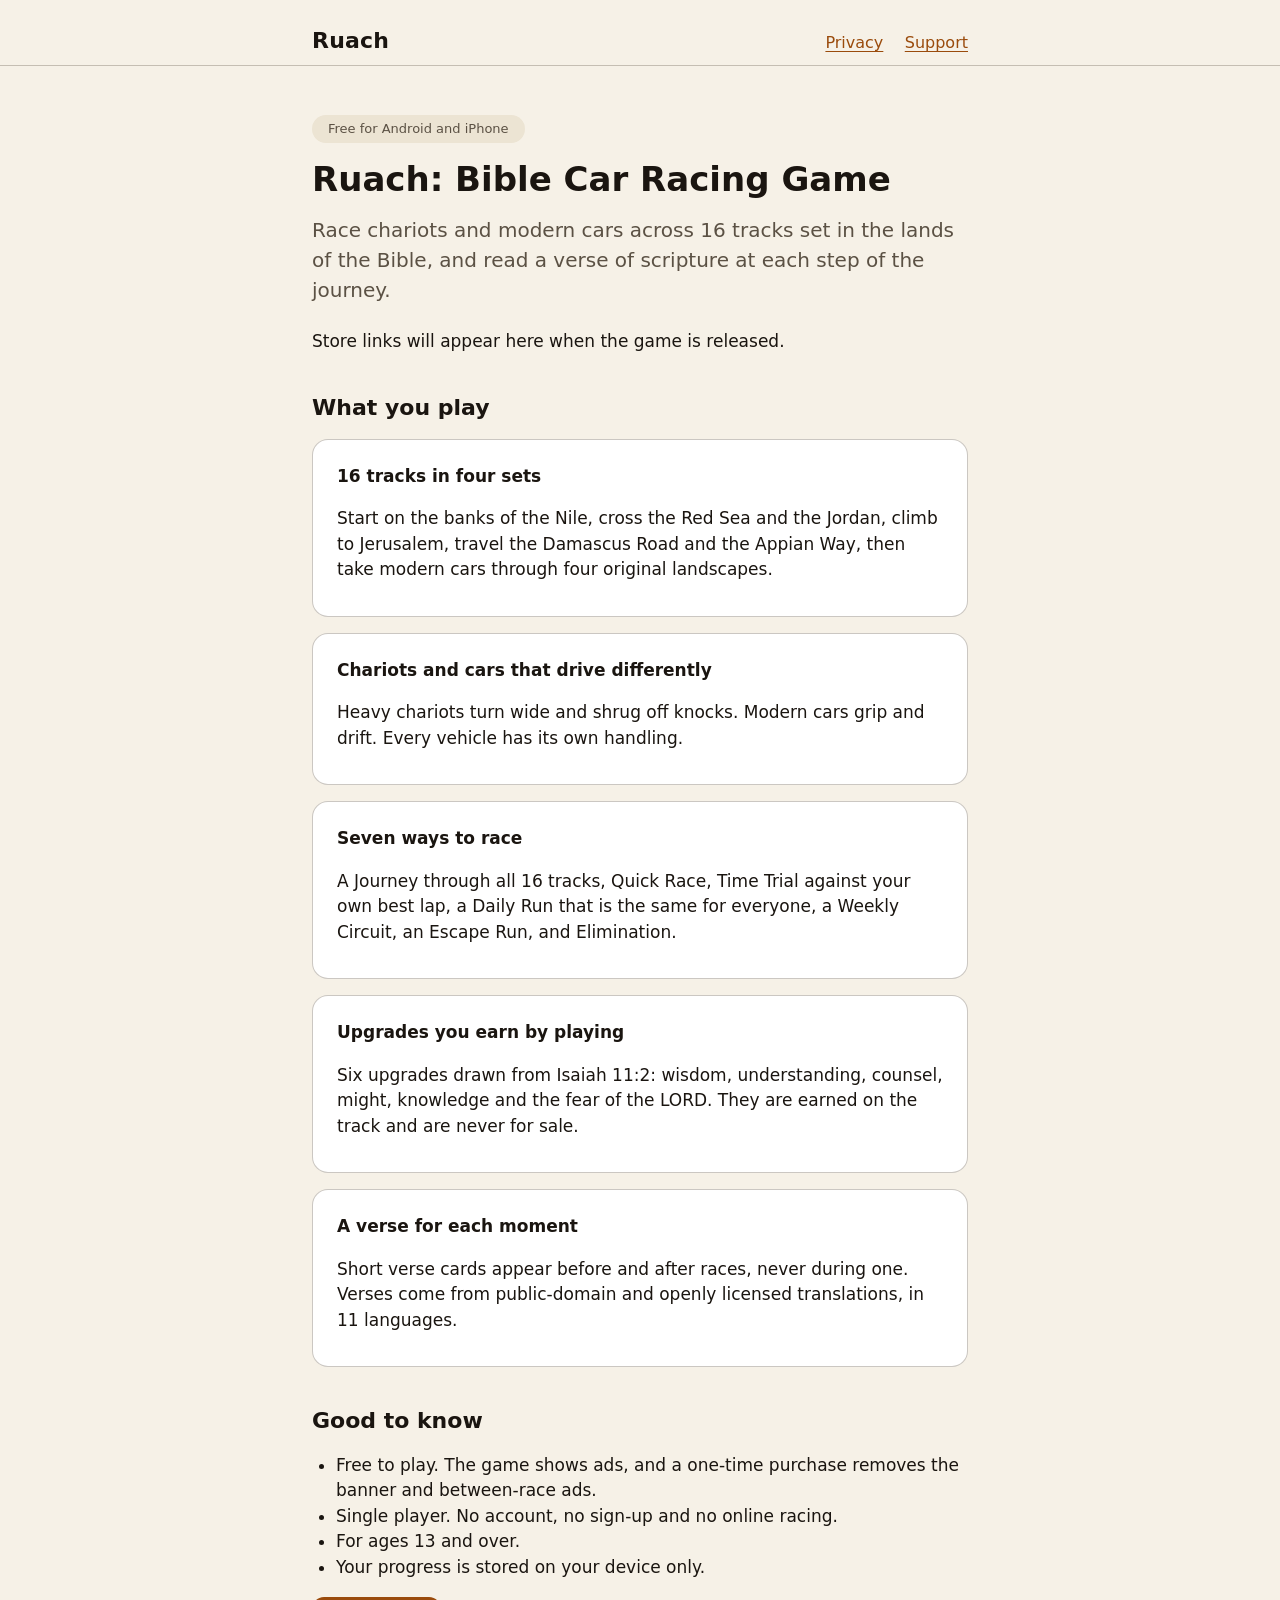
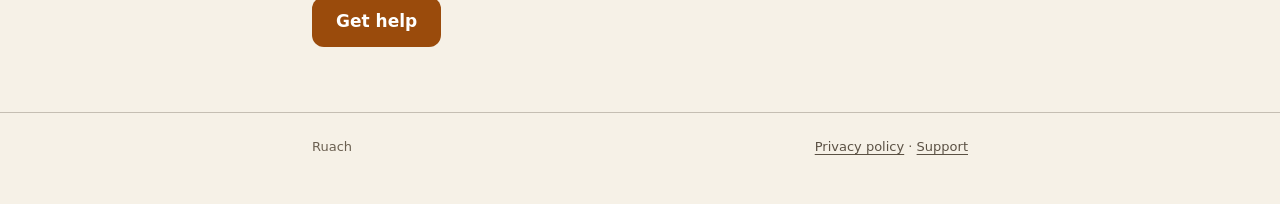
<file: website/index.html>
<!doctype html>
<html lang="en" dir="ltr">
<head>
  <meta charset="utf-8">
  <meta name="viewport" content="width=device-width, initial-scale=1">
  <title>Ruach: Bible Car Racing Game</title>
  <meta name="description" content="Ruach is a free racing game for Android and iPhone. Race chariots and modern cars across 16 tracks set in Bible lands, and read a verse of scripture along the way.">
  <meta name="color-scheme" content="light dark">
  <link rel="stylesheet" href="style.css">
</head>
<body>
  <header class="site">
    <div class="wrap">
      <a class="brand" href="index.html">Ruach</a>
      <nav class="site" aria-label="Site">
        <a href="privacy.html">Privacy</a>
        <a href="support.html">Support</a>
      </nav>
    </div>
  </header>

  <main>
    <div class="wrap">
      <p><span class="pill">Free for Android and iPhone</span></p>
      <h1>Ruach: Bible Car Racing Game</h1>
      <p class="lead">Race chariots and modern cars across 16 tracks set in the lands of the Bible, and read a verse of scripture at each step of the journey.</p>
      <p>Store links will appear here when the game is released.</p>

      <h2>What you play</h2>
      <div class="card">
        <h3>16 tracks in four sets</h3>
        <p>Start on the banks of the Nile, cross the Red Sea and the Jordan, climb to Jerusalem, travel the Damascus Road and the Appian Way, then take modern cars through four original landscapes.</p>
      </div>
      <div class="card">
        <h3>Chariots and cars that drive differently</h3>
        <p>Heavy chariots turn wide and shrug off knocks. Modern cars grip and drift. Every vehicle has its own handling.</p>
      </div>
      <div class="card">
        <h3>Seven ways to race</h3>
        <p>A Journey through all 16 tracks, Quick Race, Time Trial against your own best lap, a Daily Run that is the same for everyone, a Weekly Circuit, an Escape Run, and Elimination.</p>
      </div>
      <div class="card">
        <h3>Upgrades you earn by playing</h3>
        <p>Six upgrades drawn from Isaiah 11:2: wisdom, understanding, counsel, might, knowledge and the fear of the LORD. They are earned on the track and are never for sale.</p>
      </div>
      <div class="card">
        <h3>A verse for each moment</h3>
        <p>Short verse cards appear before and after races, never during one. Verses come from public-domain and openly licensed translations, in 11 languages.</p>
      </div>

      <h2>Good to know</h2>
      <ul class="plain">
        <li>Free to play. The game shows ads, and a one-time purchase removes the banner and between-race ads.</li>
        <li>Single player. No account, no sign-up and no online racing.</li>
        <li>For ages 13 and over.</li>
        <li>Your progress is stored on your device only.</li>
      </ul>

      <p><a class="button" href="support.html">Get help</a></p>
    </div>
  </main>

  <footer class="site">
    <div class="wrap">
      <span>Ruach</span>
      <span><a href="privacy.html">Privacy policy</a> &middot; <a href="support.html">Support</a></span>
    </div>
  </footer>
</body>
</html>
</file>
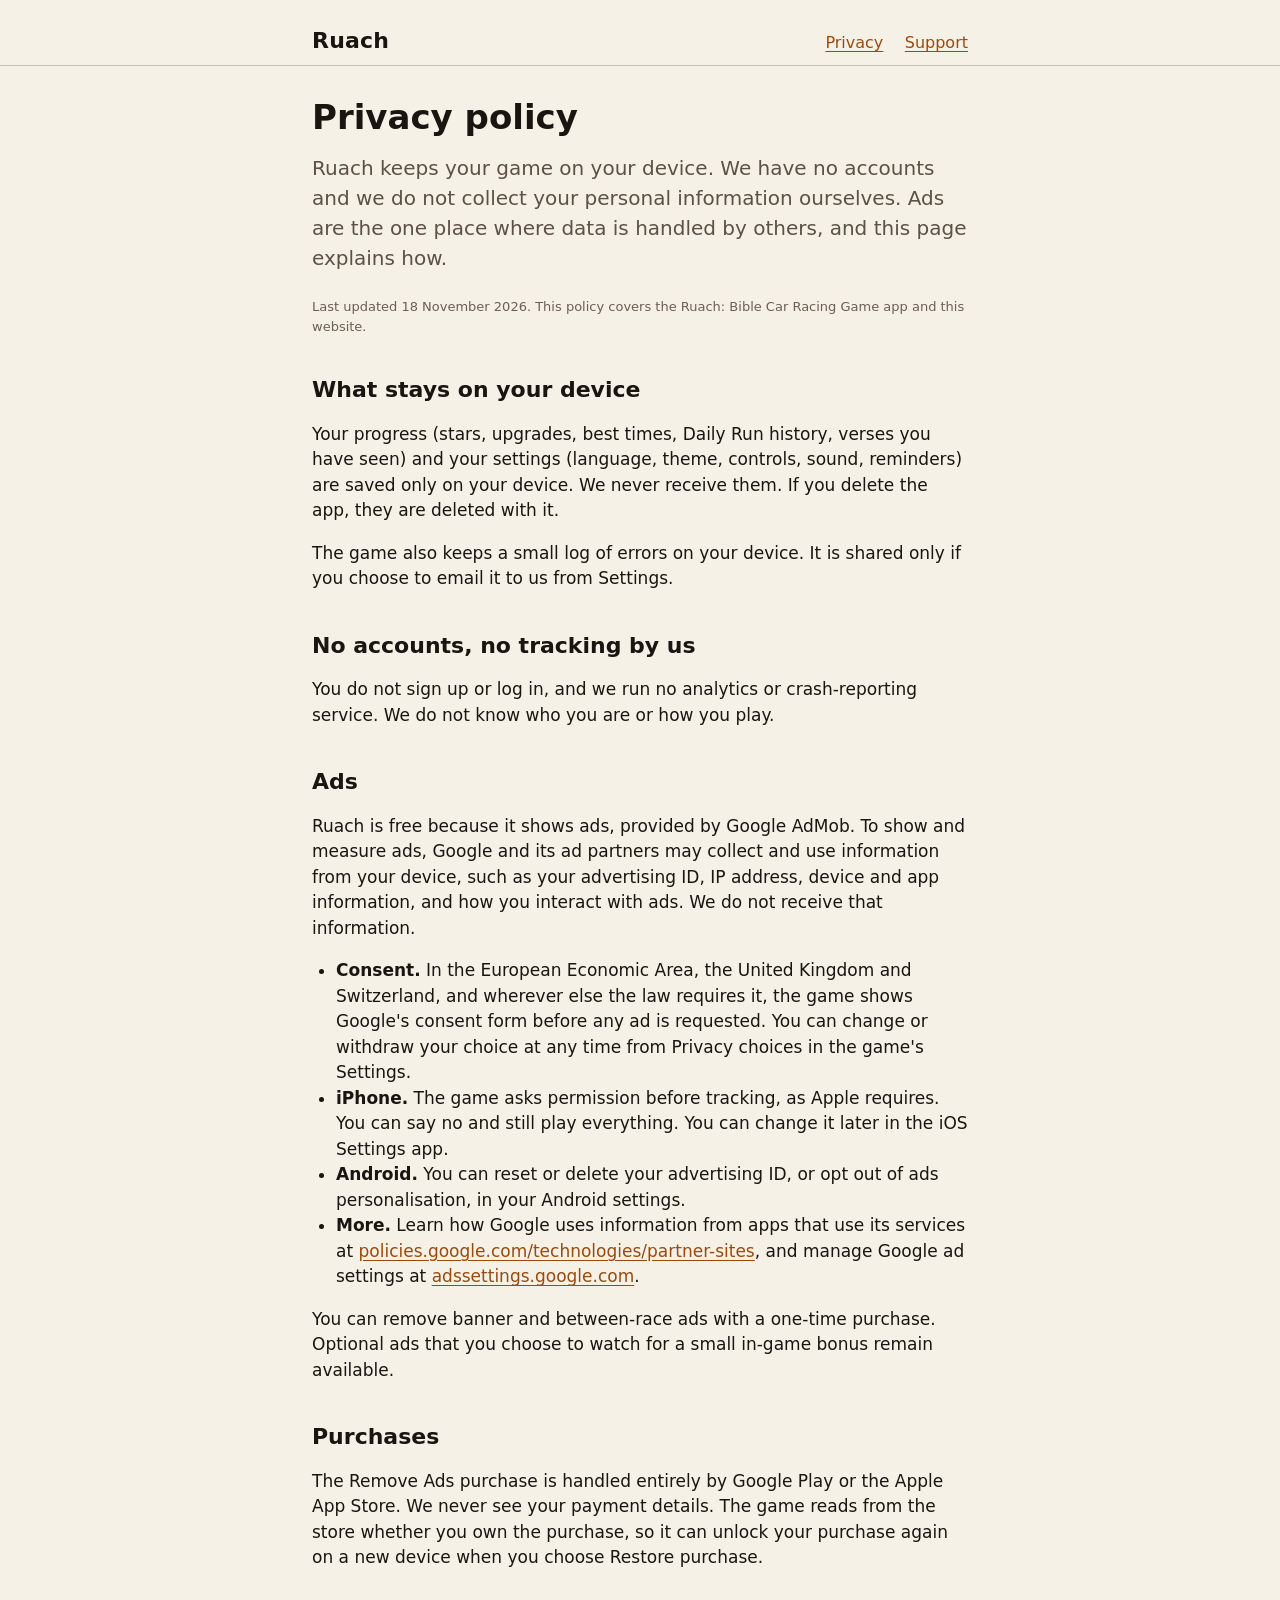
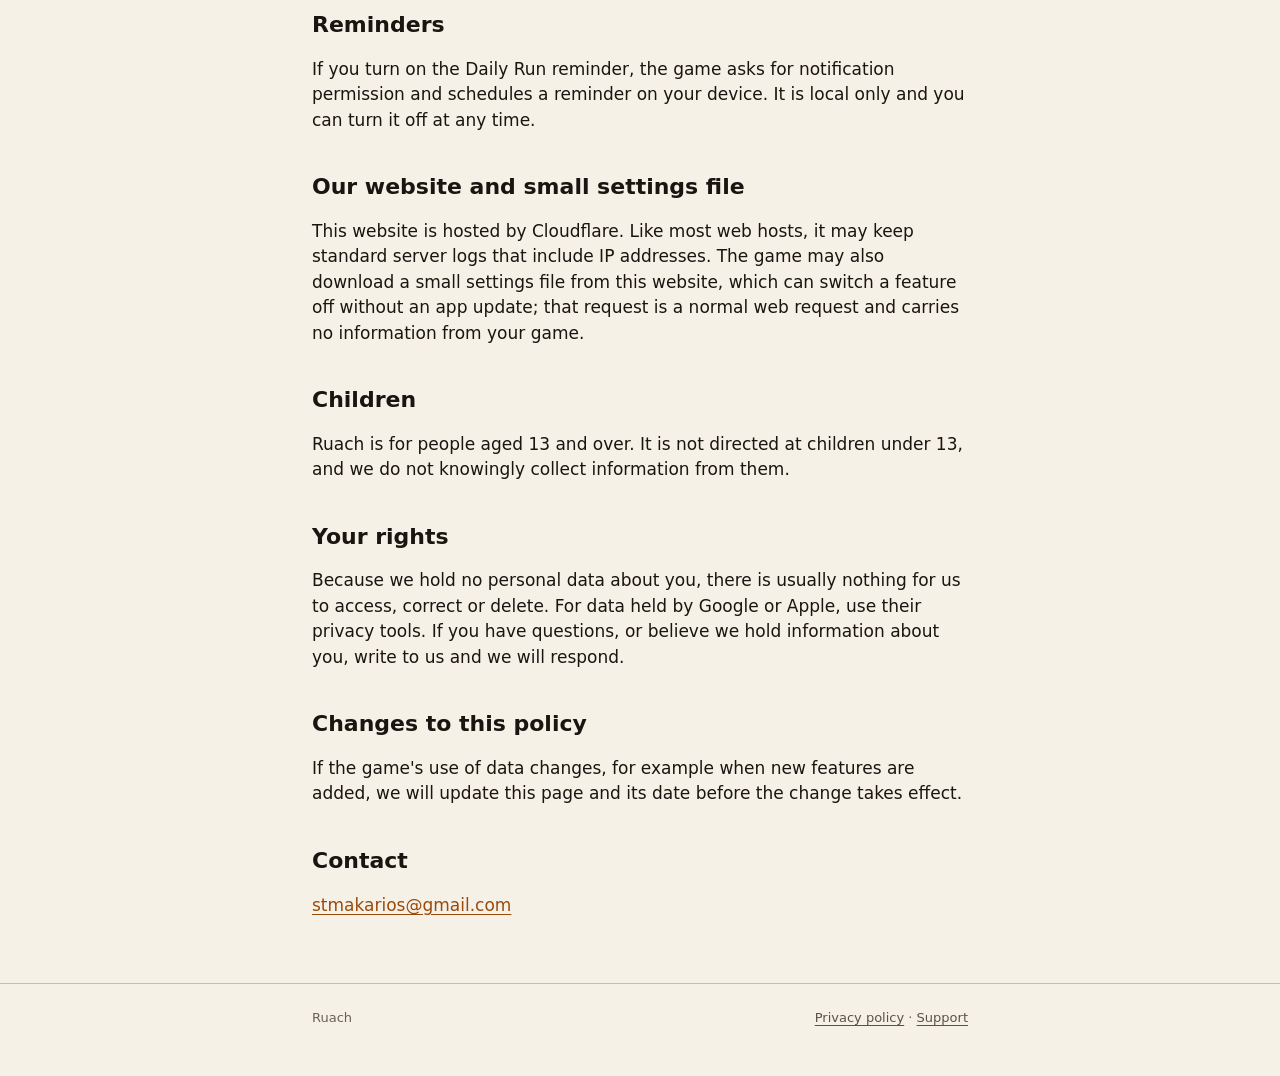
<file: website/privacy.html>
<!doctype html>
<html lang="en" dir="ltr">
<head>
  <meta charset="utf-8">
  <meta name="viewport" content="width=device-width, initial-scale=1">
  <title>Privacy policy - Ruach: Bible Car Racing Game</title>
  <meta name="description" content="How Ruach handles data: progress stays on your device, ads are served by Google AdMob with your consent where required, and we run no accounts or servers that hold personal data.">
  <meta name="color-scheme" content="light dark">
  <link rel="stylesheet" href="style.css">
</head>
<body>
  <header class="site">
    <div class="wrap">
      <a class="brand" href="index.html">Ruach</a>
      <nav class="site" aria-label="Site">
        <a href="privacy.html" aria-current="page">Privacy</a>
        <a href="support.html">Support</a>
      </nav>
    </div>
  </header>

  <main>
    <div class="wrap">
      <h1>Privacy policy</h1>
      <p class="lead">Ruach keeps your game on your device. We have no accounts and we do not collect your personal information ourselves. Ads are the one place where data is handled by others, and this page explains how.</p>
      <p class="meta">Last updated 18 November 2026. This policy covers the Ruach: Bible Car Racing Game app and this website.</p>

      <h2>What stays on your device</h2>
      <p>Your progress (stars, upgrades, best times, Daily Run history, verses you have seen) and your settings (language, theme, controls, sound, reminders) are saved only on your device. We never receive them. If you delete the app, they are deleted with it.</p>
      <p>The game also keeps a small log of errors on your device. It is shared only if you choose to email it to us from Settings.</p>

      <h2>No accounts, no tracking by us</h2>
      <p>You do not sign up or log in, and we run no analytics or crash-reporting service. We do not know who you are or how you play.</p>

      <h2>Ads</h2>
      <p>Ruach is free because it shows ads, provided by Google AdMob. To show and measure ads, Google and its ad partners may collect and use information from your device, such as your advertising ID, IP address, device and app information, and how you interact with ads. We do not receive that information.</p>
      <ul class="plain">
        <li><strong>Consent.</strong> In the European Economic Area, the United Kingdom and Switzerland, and wherever else the law requires it, the game shows Google's consent form before any ad is requested. You can change or withdraw your choice at any time from Privacy choices in the game's Settings.</li>
        <li><strong>iPhone.</strong> The game asks permission before tracking, as Apple requires. You can say no and still play everything. You can change it later in the iOS Settings app.</li>
        <li><strong>Android.</strong> You can reset or delete your advertising ID, or opt out of ads personalisation, in your Android settings.</li>
        <li><strong>More.</strong> Learn how Google uses information from apps that use its services at <a href="https://policies.google.com/technologies/partner-sites">policies.google.com/technologies/partner-sites</a>, and manage Google ad settings at <a href="https://adssettings.google.com">adssettings.google.com</a>.</li>
      </ul>
      <p>You can remove banner and between-race ads with a one-time purchase. Optional ads that you choose to watch for a small in-game bonus remain available.</p>

      <h2>Purchases</h2>
      <p>The Remove Ads purchase is handled entirely by Google Play or the Apple App Store. We never see your payment details. The game reads from the store whether you own the purchase, so it can unlock your purchase again on a new device when you choose Restore purchase.</p>

      <h2>Reminders</h2>
      <p>If you turn on the Daily Run reminder, the game asks for notification permission and schedules a reminder on your device. It is local only and you can turn it off at any time.</p>

      <h2>Our website and small settings file</h2>
      <p>This website is hosted by Cloudflare. Like most web hosts, it may keep standard server logs that include IP addresses. The game may also download a small settings file from this website, which can switch a feature off without an app update; that request is a normal web request and carries no information from your game.</p>

      <h2>Children</h2>
      <p>Ruach is for people aged 13 and over. It is not directed at children under 13, and we do not knowingly collect information from them.</p>

      <h2>Your rights</h2>
      <p>Because we hold no personal data about you, there is usually nothing for us to access, correct or delete. For data held by Google or Apple, use their privacy tools. If you have questions, or believe we hold information about you, write to us and we will respond.</p>

      <h2>Changes to this policy</h2>
      <p>If the game's use of data changes, for example when new features are added, we will update this page and its date before the change takes effect.</p>

      <h2>Contact</h2>
      <p><a href="mailto:stmakarios@gmail.com">stmakarios@gmail.com</a></p>
    </div>
  </main>

  <footer class="site">
    <div class="wrap">
      <span>Ruach</span>
      <span><a href="privacy.html">Privacy policy</a> &middot; <a href="support.html">Support</a></span>
    </div>
  </footer>
</body>
</html>
</file>
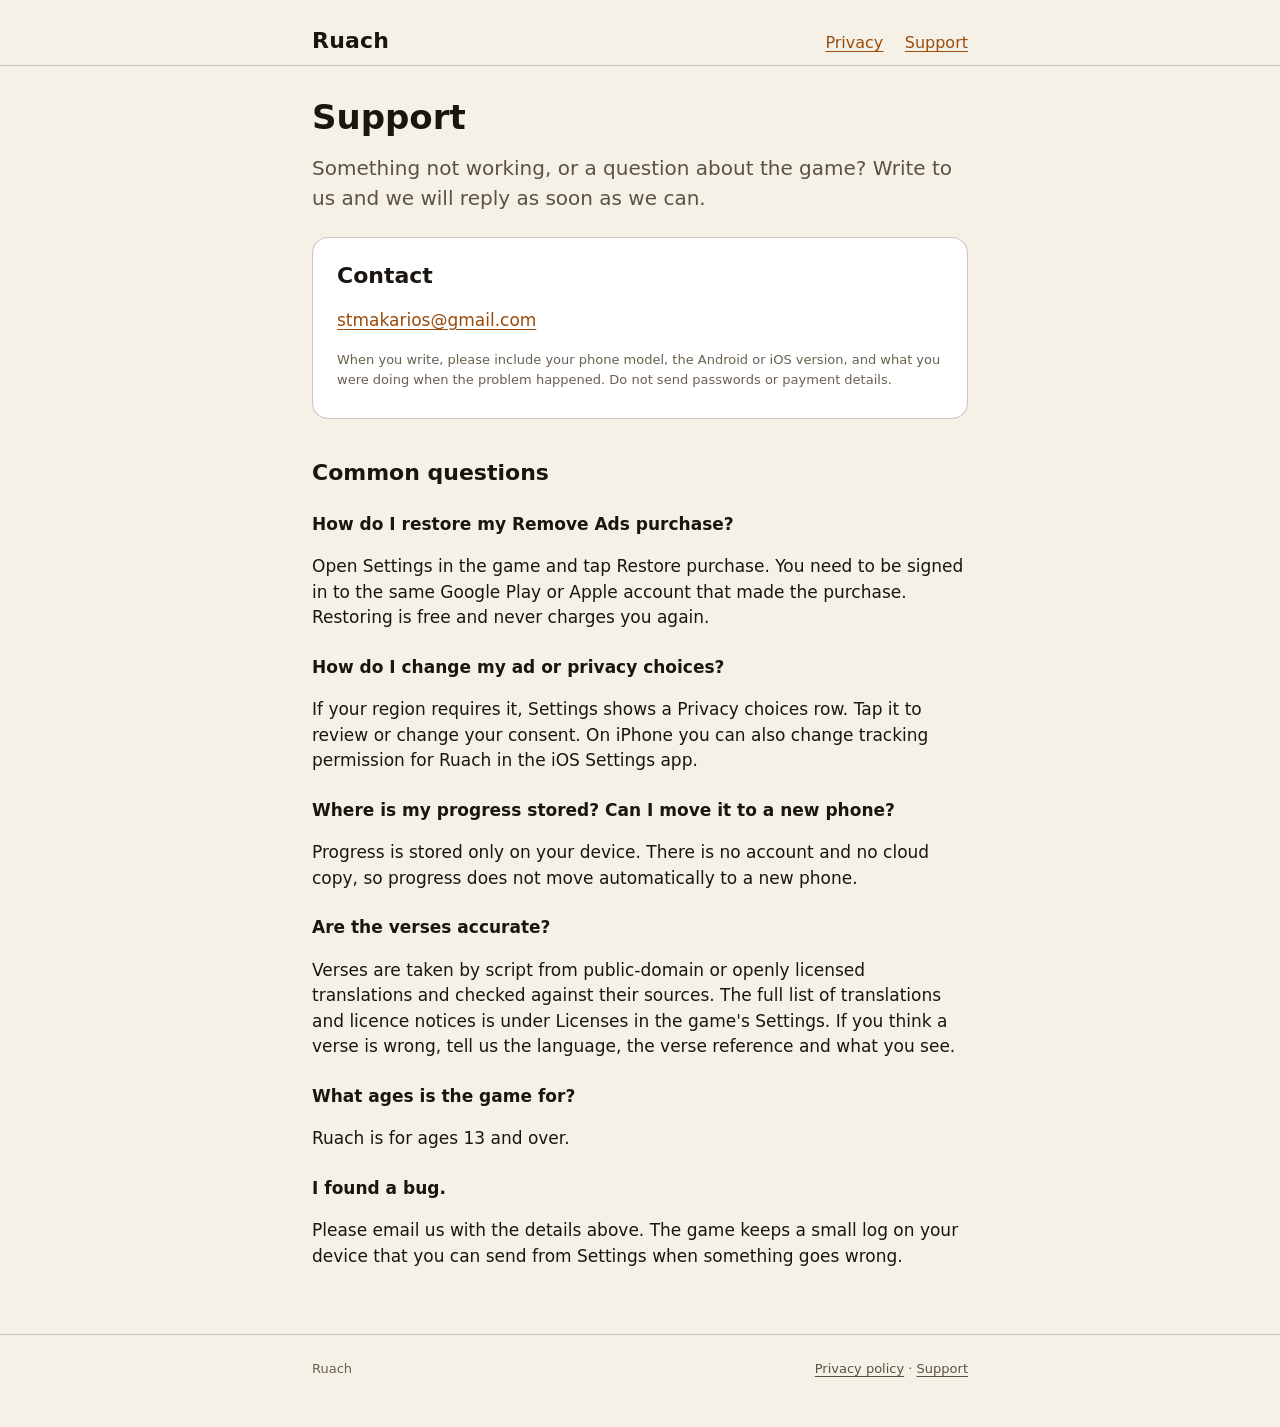
<file: website/support.html>
<!doctype html>
<html lang="en" dir="ltr">
<head>
  <meta charset="utf-8">
  <meta name="viewport" content="width=device-width, initial-scale=1">
  <title>Support - Ruach: Bible Car Racing Game</title>
  <meta name="description" content="Help for Ruach: contact the developer, restore a purchase, change your ad choices, and common questions.">
  <meta name="color-scheme" content="light dark">
  <link rel="stylesheet" href="style.css">
</head>
<body>
  <header class="site">
    <div class="wrap">
      <a class="brand" href="index.html">Ruach</a>
      <nav class="site" aria-label="Site">
        <a href="privacy.html">Privacy</a>
        <a href="support.html" aria-current="page">Support</a>
      </nav>
    </div>
  </header>

  <main>
    <div class="wrap">
      <h1>Support</h1>
      <p class="lead">Something not working, or a question about the game? Write to us and we will reply as soon as we can.</p>

      <div class="card">
        <h2>Contact</h2>
        <p><a href="mailto:stmakarios@gmail.com">stmakarios@gmail.com</a></p>
        <p class="meta">When you write, please include your phone model, the Android or iOS version, and what you were doing when the problem happened. Do not send passwords or payment details.</p>
      </div>

      <h2>Common questions</h2>

      <h3>How do I restore my Remove Ads purchase?</h3>
      <p>Open Settings in the game and tap Restore purchase. You need to be signed in to the same Google Play or Apple account that made the purchase. Restoring is free and never charges you again.</p>

      <h3>How do I change my ad or privacy choices?</h3>
      <p>If your region requires it, Settings shows a Privacy choices row. Tap it to review or change your consent. On iPhone you can also change tracking permission for Ruach in the iOS Settings app.</p>

      <h3>Where is my progress stored? Can I move it to a new phone?</h3>
      <p>Progress is stored only on your device. There is no account and no cloud copy, so progress does not move automatically to a new phone.</p>

      <h3>Are the verses accurate?</h3>
      <p>Verses are taken by script from public-domain or openly licensed translations and checked against their sources. The full list of translations and licence notices is under Licenses in the game's Settings. If you think a verse is wrong, tell us the language, the verse reference and what you see.</p>

      <h3>What ages is the game for?</h3>
      <p>Ruach is for ages 13 and over.</p>

      <h3>I found a bug.</h3>
      <p>Please email us with the details above. The game keeps a small log on your device that you can send from Settings when something goes wrong.</p>
    </div>
  </main>

  <footer class="site">
    <div class="wrap">
      <span>Ruach</span>
      <span><a href="privacy.html">Privacy policy</a> &middot; <a href="support.html">Support</a></span>
    </div>
  </footer>
</body>
</html>
</file>
<file: website/style.css>
/* Ruach website styles. Colours match the app design tokens (blueprint
   section 6). Every text pair passes 4.5:1 in both themes. */
:root {
  --bg: #F6F1E7;
  --surface: #FFFFFF;
  --fill: #ECE4D3;
  --accent: #9A4B0C;
  --on-accent: #FFFFFF;
  --text: #1A1510;
  --text-2: #5B5144;
  --text-3: #6A5F50;
  --line: rgba(106, 95, 80, 0.35);
}

@media (prefers-color-scheme: dark) {
  :root {
    --bg: #14110D;
    --surface: #1F1B15;
    --fill: #2C261D;
    --accent: #F0A04B;
    --on-accent: #1A0E02;
    --text: #F7F2E8;
    --text-2: #BDB3A2;
    --text-3: #A89E8D;
    --line: rgba(168, 158, 141, 0.35);
  }
}

* { box-sizing: border-box; }

html { -webkit-text-size-adjust: 100%; text-size-adjust: 100%; }

body {
  margin: 0;
  background: var(--bg);
  color: var(--text);
  font: 17px/1.5 system-ui, -apple-system, "Segoe UI", Roboto, "Noto Sans", sans-serif;
}

a { color: var(--accent); text-underline-offset: 3px; }
a:focus-visible { outline: 2px solid var(--accent); outline-offset: 3px; border-radius: 4px; }

.wrap { max-width: 44rem; margin: 0 auto; padding: 0 24px; }

header.site { padding: 24px 0 8px; border-bottom: 1px solid var(--line); }
header.site .wrap { display: flex; flex-wrap: wrap; gap: 16px; align-items: baseline; justify-content: space-between; }
.brand { font-size: 22px; font-weight: 700; color: var(--text); text-decoration: none; letter-spacing: 0.01em; }
nav.site a { margin-inline-start: 16px; font-size: 16px; }

main { padding: 32px 0 48px; }
h1 { font-size: 34px; line-height: 1.15; margin: 0 0 16px; }
h2 { font-size: 22px; line-height: 1.3; margin: 40px 0 8px; }
h3 { font-size: 17px; margin: 24px 0 4px; }
p, li { color: var(--text); }
.lead { font-size: 20px; color: var(--text-2); margin: 0 0 24px; }
.meta { font-size: 13px; color: var(--text-3); }

.card {
  background: var(--surface);
  border: 1px solid var(--line);
  border-radius: 16px;
  padding: 16px 24px;
  margin: 16px 0;
}
.card h2, .card h3 { margin-top: 8px; }

.pill {
  display: inline-block;
  background: var(--fill);
  color: var(--text-2);
  border-radius: 999px;
  padding: 4px 16px;
  font-size: 13px;
}

.button {
  display: inline-block;
  background: var(--accent);
  color: var(--on-accent);
  border-radius: 12px;
  padding: 12px 24px;
  min-height: 48px;
  font-weight: 600;
  text-decoration: none;
}

ul.plain { padding-inline-start: 24px; }
table { border-collapse: collapse; width: 100%; margin: 16px 0; font-size: 16px; }
th, td { text-align: start; border-bottom: 1px solid var(--line); padding: 8px 8px; vertical-align: top; }
th { color: var(--text-2); font-weight: 600; font-size: 13px; text-transform: uppercase; letter-spacing: 0.06em; }

footer.site { border-top: 1px solid var(--line); padding: 24px 0 48px; color: var(--text-3); font-size: 13px; }
footer.site a { color: var(--text-2); }
footer.site .wrap { display: flex; flex-wrap: wrap; gap: 8px 24px; justify-content: space-between; }

@media (max-width: 480px) {
  h1 { font-size: 28px; }
  .lead { font-size: 18px; }
}
</file>
